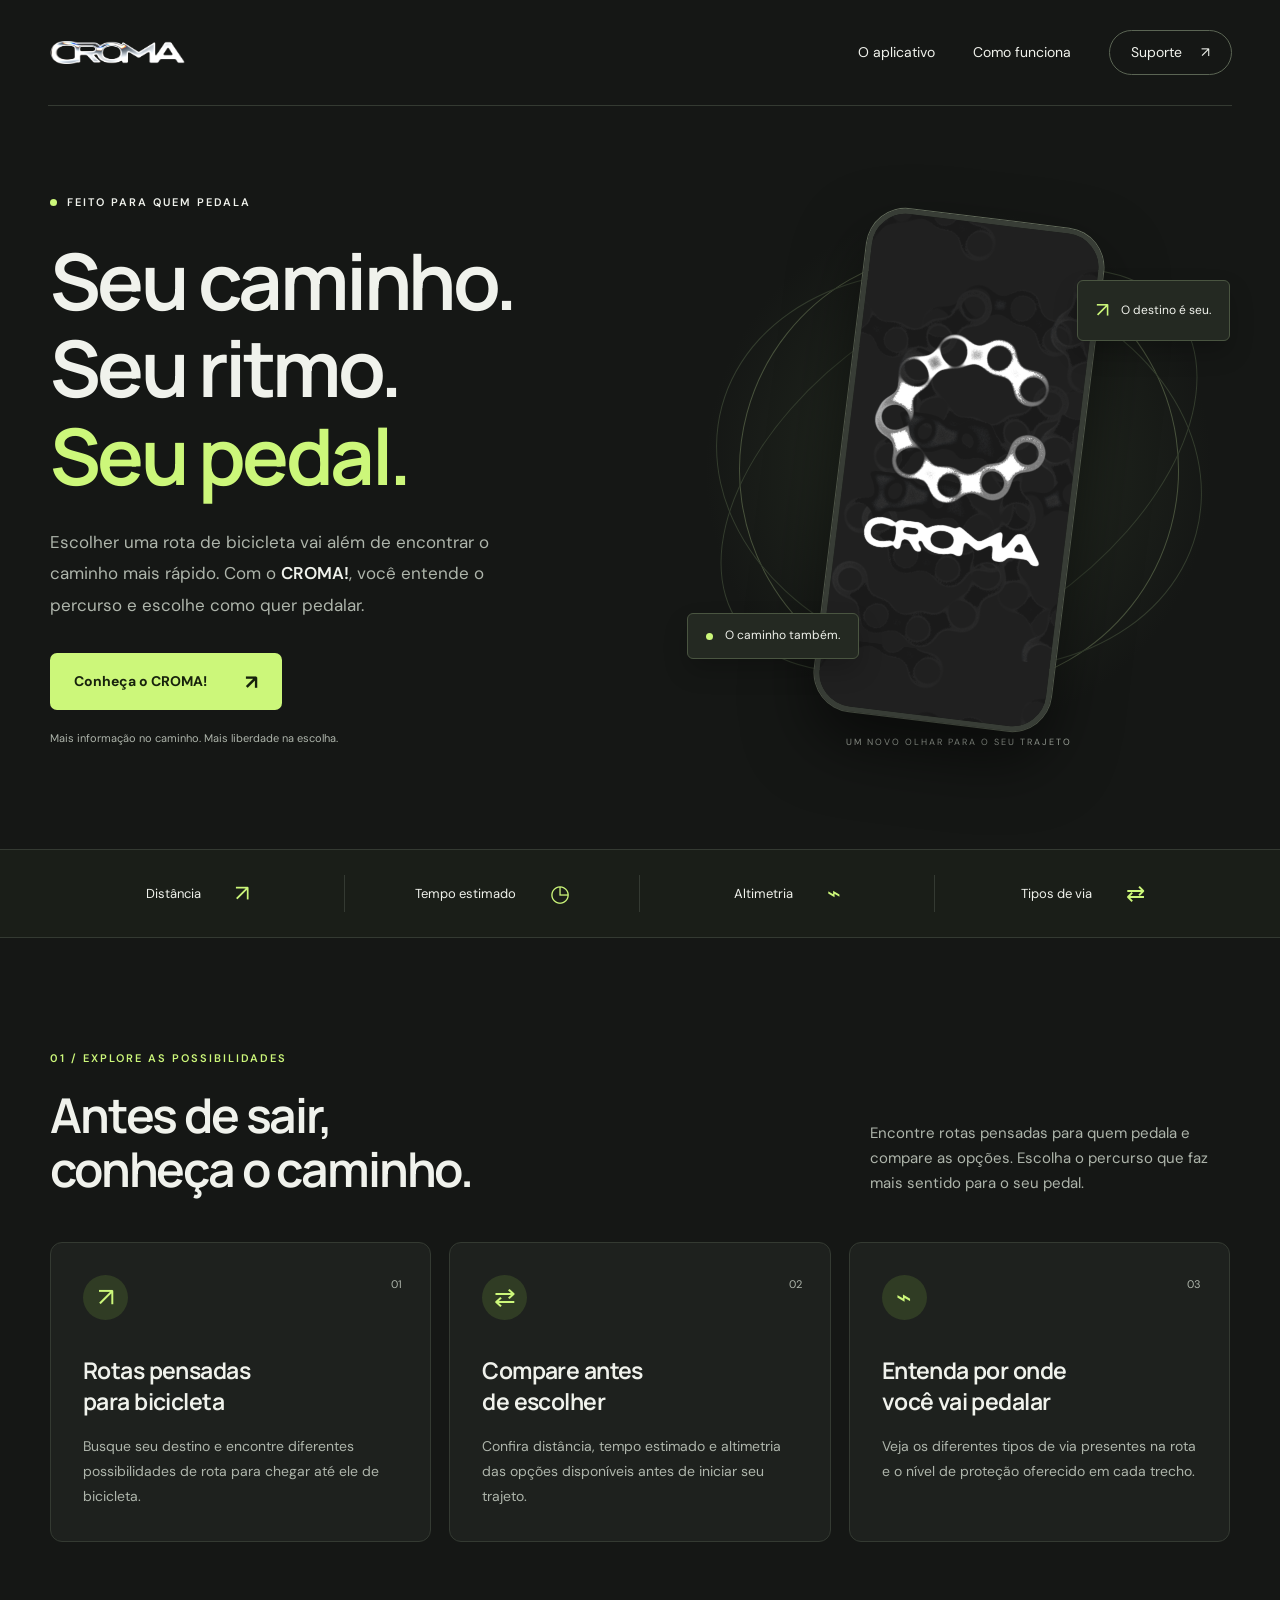
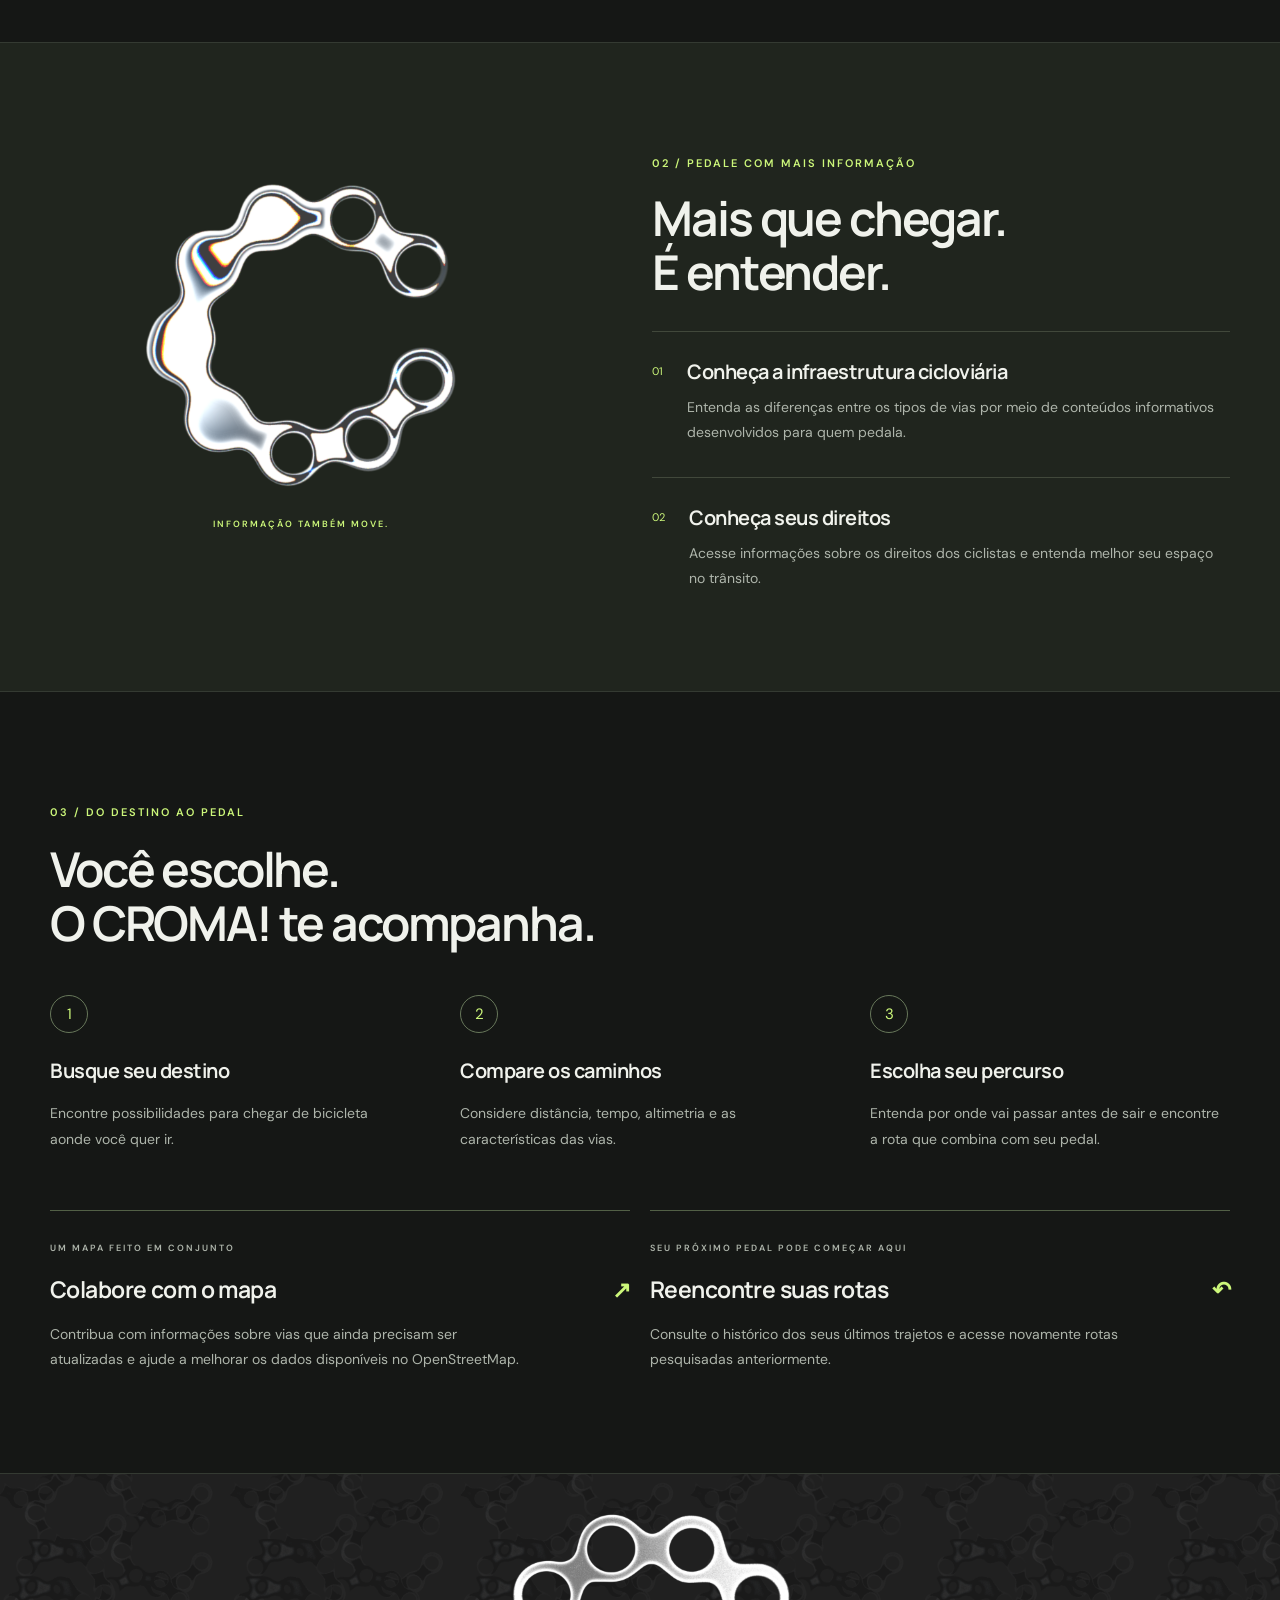
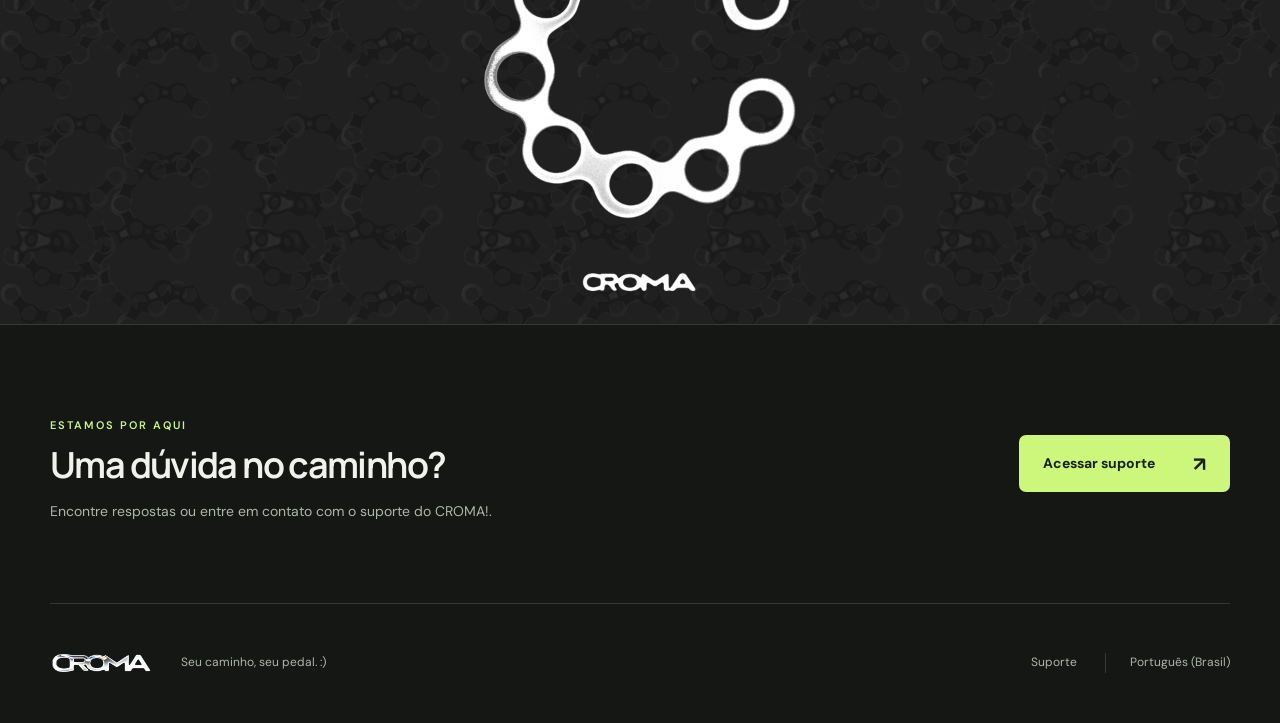
<file: index.html>
<!doctype html>
<html lang="pt-BR">
<head>
  <meta charset="utf-8">
  <meta name="viewport" content="width=device-width, initial-scale=1">
  <meta name="theme-color" content="#151715">
  <meta name="description" content="Conheça o CROMA!: encontre rotas de bicicleta, compare distância, tempo e altimetria e entenda o caminho antes de pedalar. Acesse também nosso suporte.">
  <title>CROMA! — Seu caminho, seu pedal.</title>
  <link rel="icon" type="image/png" href="%C3%ADcone%20app%20CROMA.png">
  <link rel="stylesheet" href="styles.css">
</head>
<body>
  <a class="skip-link" href="#conteudo">Pular para o conteúdo</a>
  <header class="header">
    <a class="brand" href="./" aria-label="CROMA! — página inicial"><img src="type%20croma.png" alt="CROMA!" width="1453" height="249"></a>
    <nav aria-label="Navegação principal"><a href="#recursos">O aplicativo</a><a href="#como-funciona">Como funciona</a><a class="nav-support" href="suporte.html">Suporte <span aria-hidden="true">↗</span></a></nav>
  </header>
  <main id="conteudo">
    <section class="hero wrap" aria-labelledby="hero-title">
      <div class="hero-copy">
        <p class="eyebrow"><span class="status-dot"></span> FEITO PARA QUEM PEDALA</p>
        <h1 id="hero-title">Seu caminho.<br>Seu ritmo.<br><span>Seu pedal.</span></h1>
        <p class="hero-description">Escolher uma rota de bicicleta vai além de encontrar o caminho mais rápido. Com o <strong>CROMA!</strong>, você entende o percurso e escolhe como quer pedalar.</p>
        <a class="button button-green" href="#recursos">Conheça o CROMA! <span aria-hidden="true">↗</span></a>
        <p class="hero-note">Mais informação no caminho. Mais liberdade na escolha.</p>
      </div>
      <div class="hero-art">
        <div class="orbit" aria-hidden="true"></div>
        <div class="image-note note-top"><span aria-hidden="true">↗</span> O destino é seu.</div>
        <div class="phone"><img src="screen-1-home.png" alt="Tela de abertura do aplicativo CROMA!, com símbolo de corrente de bicicleta e marca cromada." width="402" height="874" fetchpriority="high"></div>
        <div class="image-note note-bottom"><span class="status-dot"></span> O caminho também.</div>
        <span class="art-caption">UM NOVO OLHAR PARA O SEU TRAJETO</span>
      </div>
    </section>
    <div class="benefit-strip" aria-label="Informações para escolher sua rota"><div class="wrap"><span>Distância <i aria-hidden="true">↗</i></span><span>Tempo estimado <i aria-hidden="true">◷</i></span><span>Altimetria <i aria-hidden="true">⌁</i></span><span>Tipos de via <i aria-hidden="true">⇄</i></span></div></div>
    <section class="section wrap" id="recursos" aria-labelledby="features-title">
      <div class="section-heading"><p class="eyebrow">01 / EXPLORE AS POSSIBILIDADES</p><h2 id="features-title">Antes de sair,<br>conheça o caminho.</h2><p>Encontre rotas pensadas para quem pedala e compare as opções. Escolha o percurso que faz mais sentido para o seu pedal.</p></div>
      <div class="feature-grid">
        <article class="feature"><span class="feature-icon" aria-hidden="true">↗</span><span class="feature-number">01</span><h3>Rotas pensadas<br>para bicicleta</h3><p>Busque seu destino e encontre diferentes possibilidades de rota para chegar até ele de bicicleta.</p></article>
        <article class="feature"><span class="feature-icon" aria-hidden="true">⇄</span><span class="feature-number">02</span><h3>Compare antes<br>de escolher</h3><p>Confira distância, tempo estimado e altimetria das opções disponíveis antes de iniciar seu trajeto.</p></article>
        <article class="feature"><span class="feature-icon" aria-hidden="true">⌁</span><span class="feature-number">03</span><h3>Entenda por onde<br>você vai pedalar</h3><p>Veja os diferentes tipos de via presentes na rota e o nível de proteção oferecido em cada trecho.</p></article>
      </div>
    </section>
    <section class="knowledge section" aria-labelledby="knowledge-title"><div class="wrap knowledge-layout">
      <div class="knowledge-visual"><img src="logo%20teste%20croma.png" alt="Símbolo do CROMA! inspirado em uma corrente de bicicleta" width="446" height="435" loading="lazy"><span class="eyebrow">INFORMAÇÃO TAMBÉM MOVE.</span></div>
      <div><p class="eyebrow">02 / PEDALE COM MAIS INFORMAÇÃO</p><h2 id="knowledge-title">Mais que chegar.<br>É entender.</h2><div class="knowledge-item"><span aria-hidden="true">01</span><div><h3>Conheça a infraestrutura cicloviária</h3><p>Entenda as diferenças entre os tipos de vias por meio de conteúdos informativos desenvolvidos para quem pedala.</p></div></div><div class="knowledge-item"><span aria-hidden="true">02</span><div><h3>Conheça seus direitos</h3><p>Acesse informações sobre os direitos dos ciclistas e entenda melhor seu espaço no trânsito.</p></div></div></div>
    </div></section>
    <section class="section wrap" id="como-funciona" aria-labelledby="steps-title">
      <div class="section-heading"><p class="eyebrow">03 / DO DESTINO AO PEDAL</p><h2 id="steps-title">Você escolhe.<br>O CROMA! te acompanha.</h2></div>
      <ol class="steps"><li><span class="step-number">1</span><h3>Busque seu destino</h3><p>Encontre possibilidades para chegar de bicicleta aonde você quer ir.</p></li><li><span class="step-number">2</span><h3>Compare os caminhos</h3><p>Considere distância, tempo, altimetria e as características das vias.</p></li><li><span class="step-number">3</span><h3>Escolha seu percurso</h3><p>Entenda por onde vai passar antes de sair e encontre a rota que combina com seu pedal.</p></li></ol>
      <div class="extra-grid"><article class="extra-card"><span class="eyebrow">UM MAPA FEITO EM CONJUNTO</span><h3>Colabore com o mapa <span aria-hidden="true">↗</span></h3><p>Contribua com informações sobre vias que ainda precisam ser atualizadas e ajude a melhorar os dados disponíveis no OpenStreetMap.</p></article><article class="extra-card"><span class="eyebrow">SEU PRÓXIMO PEDAL PODE COMEÇAR AQUI</span><h3>Reencontre suas rotas <span aria-hidden="true">↶</span></h3><p>Consulte o histórico dos seus últimos trajetos e acesse novamente rotas pesquisadas anteriormente.</p></article></div>
    </section>
    <section class="brand-banner" aria-label="CROMA! — entenda o caminho, escolha seu pedal"><img src="screen-1-home-1.png" alt="Identidade visual do CROMA!, com marca cromada sobre um fundo de correntes de bicicleta" width="3840" height="1646" loading="lazy"></section>
    <section class="support-callout wrap"><div><p class="eyebrow">ESTAMOS POR AQUI</p><h2>Uma dúvida no caminho?</h2><p>Encontre respostas ou entre em contato com o suporte do CROMA!.</p></div><a class="button button-green" href="suporte.html">Acessar suporte <span aria-hidden="true">↗</span></a></section>
  </main>
  <footer class="footer wrap"><a class="brand" href="./" aria-label="CROMA! — página inicial"><img src="type%20croma.png" alt="CROMA!" width="1453" height="249" loading="lazy"></a><p>Seu caminho, seu pedal. :)</p><a href="suporte.html">Suporte</a><span>Português (Brasil)</span></footer>
</body>
</html>
</file>
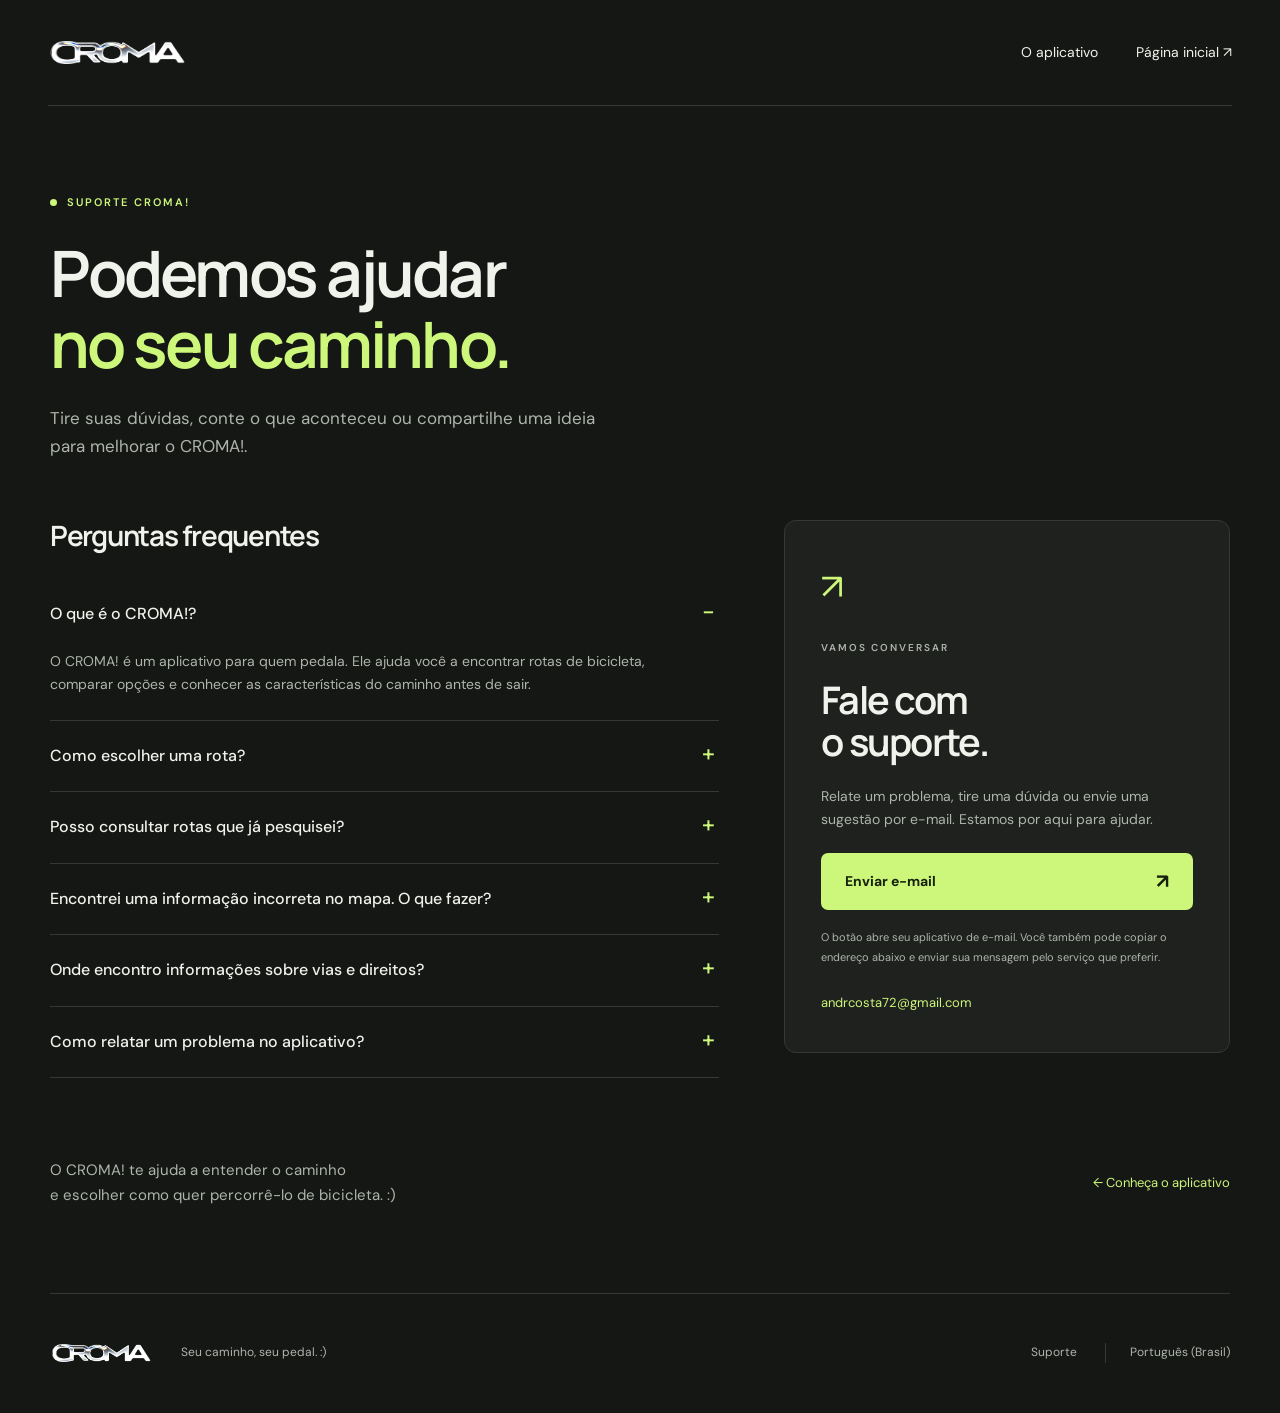
<file: suporte.html>
<!doctype html>
<html lang="pt-BR">
<head>
  <meta charset="utf-8">
  <meta name="viewport" content="width=device-width, initial-scale=1">
  <meta name="theme-color" content="#151715">
  <meta name="description" content="Suporte do CROMA!: tire dúvidas sobre rotas de bicicleta, comparação de percursos, histórico e colaboração com o mapa. Relate problemas ou envie sugestões.">
  <title>Suporte — CROMA!</title>
  <link rel="icon" type="image/png" href="%C3%ADcone%20app%20CROMA.png">
  <link rel="stylesheet" href="styles.css">
</head>
<body>
  <a class="skip-link" href="#conteudo">Pular para o conteúdo</a>
  <header class="header"><a class="brand" href="./" aria-label="CROMA! — página inicial"><img src="type%20croma.png" alt="CROMA!" width="1453" height="249"></a><nav aria-label="Navegação principal"><a href="index.html#recursos">O aplicativo</a><a href="./">Página inicial <span aria-hidden="true">↗</span></a></nav></header>
  <main id="conteudo" class="wrap support-main">
    <p class="eyebrow"><span class="status-dot"></span> SUPORTE CROMA!</p>
    <h1>Podemos ajudar<br><span>no seu caminho.</span></h1>
    <p class="support-intro">Tire suas dúvidas, conte o que aconteceu ou compartilhe uma ideia para melhorar o CROMA!.</p>
    <div class="support-layout">
      <section class="faq" aria-labelledby="faq-title"><h2 id="faq-title">Perguntas frequentes</h2>
        <details open><summary>O que é o CROMA!?</summary><p>O CROMA! é um aplicativo para quem pedala. Ele ajuda você a encontrar rotas de bicicleta, comparar opções e conhecer as características do caminho antes de sair.</p></details>
        <details><summary>Como escolher uma rota?</summary><p>No aplicativo, busque seu destino e compare as opções disponíveis considerando distância, tempo estimado, altimetria, tipos de via e nível de proteção dos trechos. Escolha a opção que faz mais sentido para seu pedal.</p></details>
        <details><summary>Posso consultar rotas que já pesquisei?</summary><p>Sim. O histórico do aplicativo permite consultar seus últimos trajetos e acessar novamente rotas pesquisadas anteriormente.</p></details>
        <details><summary>Encontrei uma informação incorreta no mapa. O que fazer?</summary><p>Use a opção de colaboração com o mapa no aplicativo para contribuir com informações sobre vias que precisam de atualização no OpenStreetMap. Se houver um problema no funcionamento do CROMA!, envie um relato por e-mail ao suporte.</p></details>
        <details><summary>Onde encontro informações sobre vias e direitos?</summary><p>No CROMA!, acesse os conteúdos informativos sobre infraestrutura cicloviária e direitos dos ciclistas para entender melhor as vias e seu espaço no trânsito.</p></details>
        <details><summary>Como relatar um problema no aplicativo?</summary><p>Envie um e-mail pelo botão de suporte desta página. Informe o modelo do aparelho, a versão do sistema e do aplicativo, o que você tentou fazer e o que aconteceu. Se possível, inclua uma captura de tela sem dados pessoais.</p></details>
      </section>
      <aside class="contact-card" aria-labelledby="contact-title"><span class="contact-icon" aria-hidden="true">↗</span><p class="eyebrow">VAMOS CONVERSAR</p><h2 id="contact-title">Fale com<br>o suporte.</h2><p>Relate um problema, tire uma dúvida ou envie uma sugestão por e-mail. Estamos por aqui para ajudar.</p><a class="button button-green" href="mailto:andrcosta72@gmail.com?subject=Suporte%20CROMA%21">Enviar e-mail <span aria-hidden="true">↗</span></a><p class="contact-note">O botão abre seu aplicativo de e-mail. Você também pode copiar o endereço abaixo e enviar sua mensagem pelo serviço que preferir.</p><a class="text-link email-address" href="mailto:andrcosta72@gmail.com">andrcosta72@gmail.com</a></aside>
    </div>
    <div class="support-end"><p>O CROMA! te ajuda a entender o caminho<br>e escolher como quer percorrê-lo de bicicleta. :)</p><a class="text-link" href="./">← Conheça o aplicativo</a></div>
  </main>
  <footer class="footer wrap"><a class="brand" href="./" aria-label="CROMA! — página inicial"><img src="type%20croma.png" alt="CROMA!" width="1453" height="249" loading="lazy"></a><p>Seu caminho, seu pedal. :)</p><a href="suporte.html" aria-current="page">Suporte</a><span>Português (Brasil)</span></footer>
</body>
</html>
</file>
<file: styles.css>
@import url('https://fonts.googleapis.com/css2?family=DM+Sans:wght@400;450;500;600;650;700&family=Manrope:wght@400;500;600;650;700;750;800&display=swap');

:root{color-scheme:dark;--bg:#151715;--panel:#1e211e;--text:#f0f2ec;--muted:#aeb5ab;--green:#ccf77a;--line:#343a32;--font:'DM Sans',Arial,sans-serif;--heading:'Manrope',Arial,sans-serif}
*{box-sizing:border-box}html{scroll-behavior:smooth;scroll-padding-top:30px}body{margin:0;background:var(--bg);color:var(--text);font-family:var(--font);line-height:1.65}a{color:inherit;text-decoration:none}img{display:block;max-width:100%;height:auto}button,a,summary{-webkit-tap-highlight-color:transparent}a:focus-visible,summary:focus-visible{outline:3px solid var(--green);outline-offset:6px}::selection{background:var(--green);color:var(--bg)}.wrap{width:min(1180px,calc(100% - 96px));margin-inline:auto}.skip-link{position:fixed;top:-100px;left:20px;background:var(--green);color:var(--bg);padding:12px 20px;z-index:10}.skip-link:focus{top:12px}.header{width:min(1340px,calc(100% - 96px));margin:auto;min-height:106px;display:flex;align-items:center;justify-content:space-between;border-bottom:1px solid var(--line);gap:24px}.brand{display:block;width:140px;flex-shrink:0}.header nav{display:flex;gap:38px;align-items:center;font-size:14px}.header nav a{transition:color .2s}.header nav a:hover{color:var(--green)}.nav-support{border:1px solid #5b6554;border-radius:30px;padding:10px 21px}.nav-support span{margin-left:15px}.hero{display:grid;grid-template-columns:1.1fr 1fr;align-items:center;gap:40px;padding-block:76px 90px}.eyebrow{font-size:11px;font-weight:600;letter-spacing:2px;line-height:1.7;display:flex;gap:10px;align-items:center}.status-dot{display:inline-block;flex-shrink:0;width:7px;height:7px;border-radius:50%;background:var(--green)}h1,h2,h3{font-family:var(--heading);font-weight:650;line-height:1.12;letter-spacing:-.045em;margin:0}h1{font-size:clamp(54px,6.1vw,86px);margin-top:25px}h1 span{color:var(--green)}.hero-description{max-width:440px;font-size:17px;line-height:1.85;color:var(--muted);margin:28px 0 32px}.hero-description strong{color:var(--text);font-weight:600}.button{display:inline-flex;justify-content:space-between;align-items:center;gap:38px;font-size:14px;font-weight:700;border-radius:7px;padding:17px 24px;transition:background .2s,transform .2s}.button:hover{transform:translateY(-2px)}.button-green{background:var(--green);color:#17220c}.button-green:hover{background:#dcffa0}.button span{font-size:20px;line-height:1}.hero-note{color:var(--muted);font-size:11px;margin-top:19px}.hero-art{position:relative;min-height:560px;display:flex;align-items:center;justify-content:center;background:radial-gradient(ellipse at center,#38453188 0,transparent 66%)}.orbit{position:absolute;width:440px;height:440px;border:1px solid #48523c;border-radius:50%;transform:rotate(-30deg)}.orbit:before,.orbit:after{content:'';position:absolute;inset:24px -27px;border:1px solid #343d2e;border-radius:50%;transform:rotate(45deg)}.orbit:after{inset:60px -50px;transform:rotate(-5deg)}.phone{width:238px;border:5px solid #383d36;box-shadow:0 30px 65px #0008,0 0 0 1px #6a7362;border-radius:39px;overflow:hidden;transform:rotate(7deg);z-index:1}.phone img{width:100%}.image-note{position:absolute;z-index:2;background:#242922;border:1px solid #4a5541;font-size:12px;padding:12px 18px;border-radius:6px;display:flex;gap:12px;align-items:center;box-shadow:0 12px 25px #0003}.note-top{top:90px;right:0}.note-top span{color:var(--green);font-size:21px}.note-bottom{bottom:91px;left:0}.art-caption{position:absolute;bottom:0;font-size:9px;letter-spacing:2px;color:var(--muted)}.benefit-strip{border-block:1px solid var(--line);background:#1a1e18}.benefit-strip .wrap{display:grid;grid-template-columns:repeat(4,1fr);padding-block:25px}.benefit-strip span{display:flex;align-items:center;justify-content:center;gap:34px;font-size:13px;border-right:1px solid var(--line)}.benefit-strip span:last-child{border:0}.benefit-strip i{font-size:23px;font-style:normal;color:var(--green)}.section{padding-block:100px;scroll-margin-top:20px}.section-heading{position:relative;margin-bottom:46px}.section-heading h2,h2{font-size:clamp(30px,3.8vw,48px)}.section-heading>.eyebrow{color:var(--green);margin-bottom:20px}.section-heading>p:last-child:not(.eyebrow){position:absolute;max-width:360px;right:0;bottom:0;color:var(--muted);font-size:15px;margin:0}.feature-grid{display:grid;grid-template-columns:repeat(3,1fr);gap:18px}.feature{background:var(--panel);border:1px solid var(--line);border-radius:12px;padding:32px;position:relative}.feature-icon{display:flex;align-items:center;justify-content:center;width:45px;height:45px;background:#303c24;border-radius:50%;font-size:26px;color:var(--green);margin-bottom:35px}.feature-number{position:absolute;right:28px;top:32px;font-size:11px;color:var(--muted)}h3{font-size:23px;letter-spacing:-.025em;line-height:1.35}.feature p,.knowledge-item p,.steps p,.extra-card p{color:var(--muted);font-size:14px;line-height:1.8;margin:17px 0 0}.knowledge{background:#20251e;border-block:1px solid var(--line)}.knowledge-layout{display:grid;grid-template-columns:1fr 1.15fr;gap:100px;align-items:center}.knowledge-visual{display:flex;flex-direction:column;align-items:center;justify-content:center;gap:30px}.knowledge-visual img{width:310px;max-width:90%}.knowledge-visual .eyebrow{color:var(--muted);font-size:9px}.knowledge-layout>div>.eyebrow{color:var(--green);margin-bottom:18px}.knowledge-item{display:flex;gap:24px;margin-top:32px;padding-top:26px;border-top:1px solid #41483b}.knowledge-item>span{color:var(--green);font-size:11px;padding-top:4px}.knowledge-item h3{font-size:20px}.knowledge-item p{margin-top:10px}.steps{display:grid;grid-template-columns:repeat(3,1fr);gap:50px;list-style:none;padding:0;margin:0 0 58px}.step-number{display:flex;align-items:center;justify-content:center;width:38px;height:38px;border:1px solid #67775a;border-radius:50%;color:var(--green);font-size:15px;margin-bottom:24px}.steps h3{font-size:20px}.extra-grid{display:grid;grid-template-columns:1fr 1fr;gap:20px}.extra-card{border-top:1px solid #526046;padding:30px 0 0}.extra-card .eyebrow{color:var(--muted);font-size:9px;margin-bottom:18px}.extra-card h3{display:flex;align-items:center;justify-content:space-between}.extra-card h3 span{color:var(--green)}.extra-card p{max-width:470px}.brand-banner{margin-inline:auto;max-width:1440px;overflow:hidden;border-block:1px solid var(--line)}.brand-banner img{width:100%;max-height:450px;object-fit:cover}.support-callout{display:flex;align-items:center;justify-content:space-between;gap:30px;padding-block:80px}.support-callout .eyebrow{color:var(--green)}.support-callout h2{font-size:36px}.support-callout p:last-child{font-size:14px;color:var(--muted);margin-bottom:0}.footer{display:flex;align-items:center;gap:28px;min-height:120px;border-top:1px solid var(--line);font-size:12px;color:var(--muted)}.footer .brand{width:103px}.footer p{flex:1}.footer a:hover{color:var(--green)}.footer>span{padding-left:24px;border-left:1px solid var(--line)}.support-main{padding-top:76px}.support-main>.eyebrow{color:var(--green)}.support-main h1{font-size:clamp(44px,5vw,68px)}.support-intro{color:var(--muted);font-size:17px;max-width:560px;margin:24px 0 60px}.support-layout{display:grid;grid-template-columns:1.5fr 1fr;gap:65px;align-items:start}.faq h2{font-size:28px;margin-bottom:28px}.faq details{border-bottom:1px solid var(--line)}.faq summary{cursor:pointer;list-style:none;padding:22px 35px 22px 0;font-size:16px;font-weight:500;position:relative}.faq summary::-webkit-details-marker{display:none}.faq summary::after{content:'+';position:absolute;right:4px;font-size:23px;color:var(--green);top:14px}.faq details[open] summary::after{content:'−'}.faq details p{font-size:14px;color:var(--muted);margin:0;padding:0 24px 24px 0}.contact-card{background:var(--panel);border:1px solid var(--line);padding:36px;border-radius:12px}.contact-icon{font-size:36px;color:var(--green);display:block;margin-bottom:20px}.contact-card>.eyebrow{color:var(--muted);font-size:10px}.contact-card h2{font-size:38px}.contact-card>p{font-size:14px;color:var(--muted);margin:22px 0}.contact-card .button{width:100%;gap:12px}.contact-card p.contact-note{font-size:11px;line-height:1.8;margin-top:18px}.text-link{color:var(--green);font-size:13px}.text-link:hover{text-decoration:underline}.support-end{padding-block:65px 70px;display:flex;justify-content:space-between;gap:30px;align-items:center}.support-end p{font-size:15px;color:var(--muted)}
@media(min-width:1500px){.hero{padding-block:100px}.hero-art{min-height:600px}}
@media(max-width:1000px){.wrap,.header{width:calc(100% - 64px)}.hero{gap:18px}.hero-art{min-height:500px}.phone{width:210px}.orbit{width:320px;height:370px}.note-top{right:-8px;top:65px}.note-bottom{left:-10px;bottom:70px}.hero-description{font-size:15px}.feature{padding:25px}.knowledge-layout{gap:50px}.section-heading>p:last-child:not(.eyebrow){max-width:290px}.support-layout{gap:32px}.contact-card{padding:26px}.header nav{gap:23px}}
@media(max-width:760px){.wrap,.header{width:calc(100% - 40px)}.header{min-height:84px}.brand{width:113px}.header nav{gap:18px;font-size:12px}.header nav a:nth-child(2):not(:last-child){display:none}.nav-support{padding:8px 12px}.nav-support span{margin-left:6px}.hero{grid-template-columns:1fr;padding-top:45px;padding-bottom:45px;gap:25px}.hero h1{font-size:64px}.hero-description{max-width:470px}.hero-art{min-height:475px;width:min(380px,100%);margin-inline:auto}.phone{width:200px}.note-top{right:0;top:65px}.note-bottom{left:0;bottom:70px}.art-caption{font-size:8px}.benefit-strip .wrap{grid-template-columns:1fr 1fr;gap:18px 0;padding-block:20px}.benefit-strip span{gap:20px;font-size:12px}.benefit-strip span:nth-child(2){border:0}.section{padding-block:64px}.section-heading>p:last-child:not(.eyebrow){position:static;max-width:100%;margin-top:22px}.section-heading{margin-bottom:30px}.feature-grid{grid-template-columns:1fr}.feature{padding:28px}.feature h3 br{display:none}.feature-icon{margin-bottom:24px}.feature p{max-width:100%}.knowledge-layout{grid-template-columns:1fr;gap:35px}.knowledge-visual{order:2;gap:15px;padding-top:20px}.knowledge-visual img{width:220px}.steps{grid-template-columns:1fr;gap:30px}.steps li{position:relative;padding-left:62px}.step-number{position:absolute;left:0;top:0}.steps p{margin-top:10px}.extra-grid{grid-template-columns:1fr;gap:32px}.extra-card .eyebrow{letter-spacing:1.4px}.support-callout{align-items:flex-start;flex-direction:column;padding-block:55px;gap:25px}.support-callout h2{font-size:31px}.brand-banner img{min-height:225px;object-fit:cover}.footer{flex-wrap:wrap;gap:12px 25px;padding-block:30px;min-height:0}.footer p{flex-basis:calc(100% - 130px);margin:0}.footer>span{padding-left:18px}.support-main{padding-top:46px}.support-main h1{font-size:46px}.support-intro{font-size:15px;margin-bottom:40px}.support-layout{grid-template-columns:1fr;gap:40px}.contact-card{padding:30px}.contact-card h2 br{display:none}.support-end{flex-direction:column;align-items:flex-start;gap:15px;padding-block:45px}.faq summary{font-size:15px}}
@media(prefers-reduced-motion:reduce){html{scroll-behavior:auto}*{transition:none!important}}
</file>
